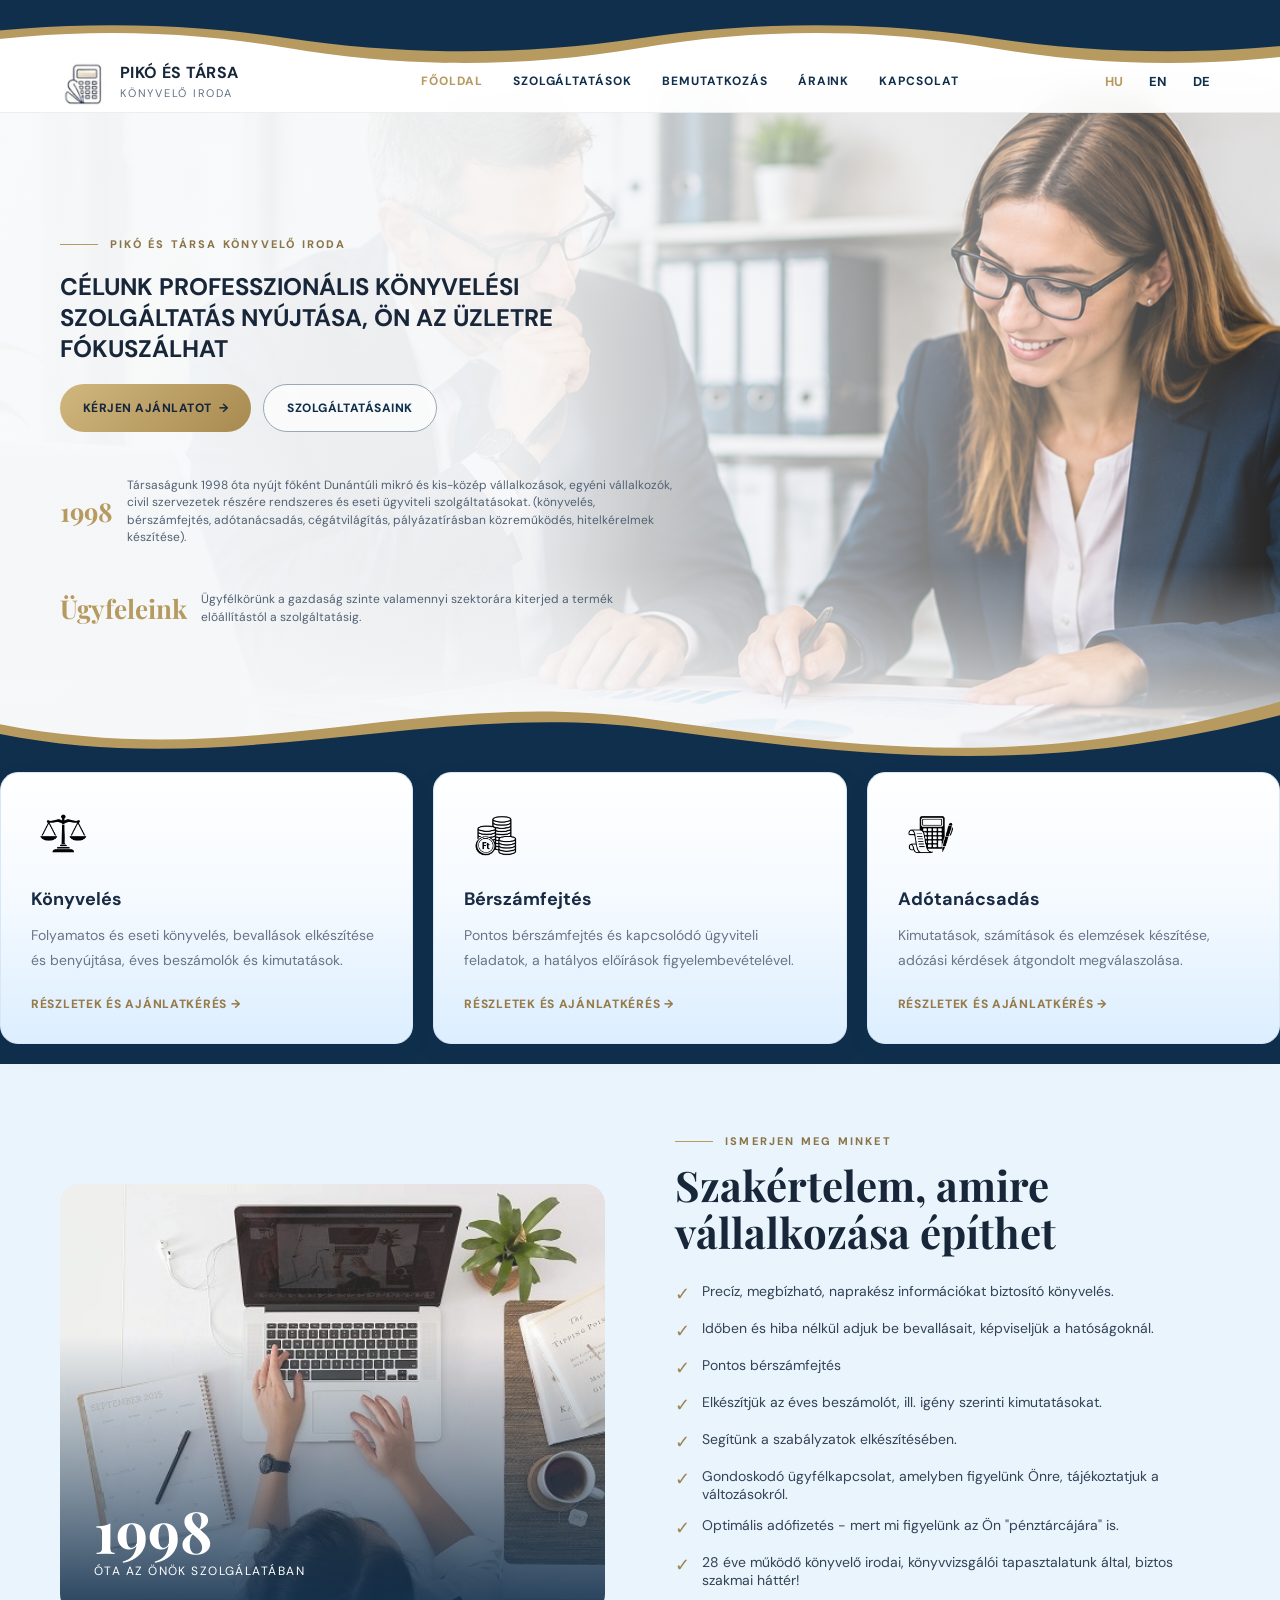
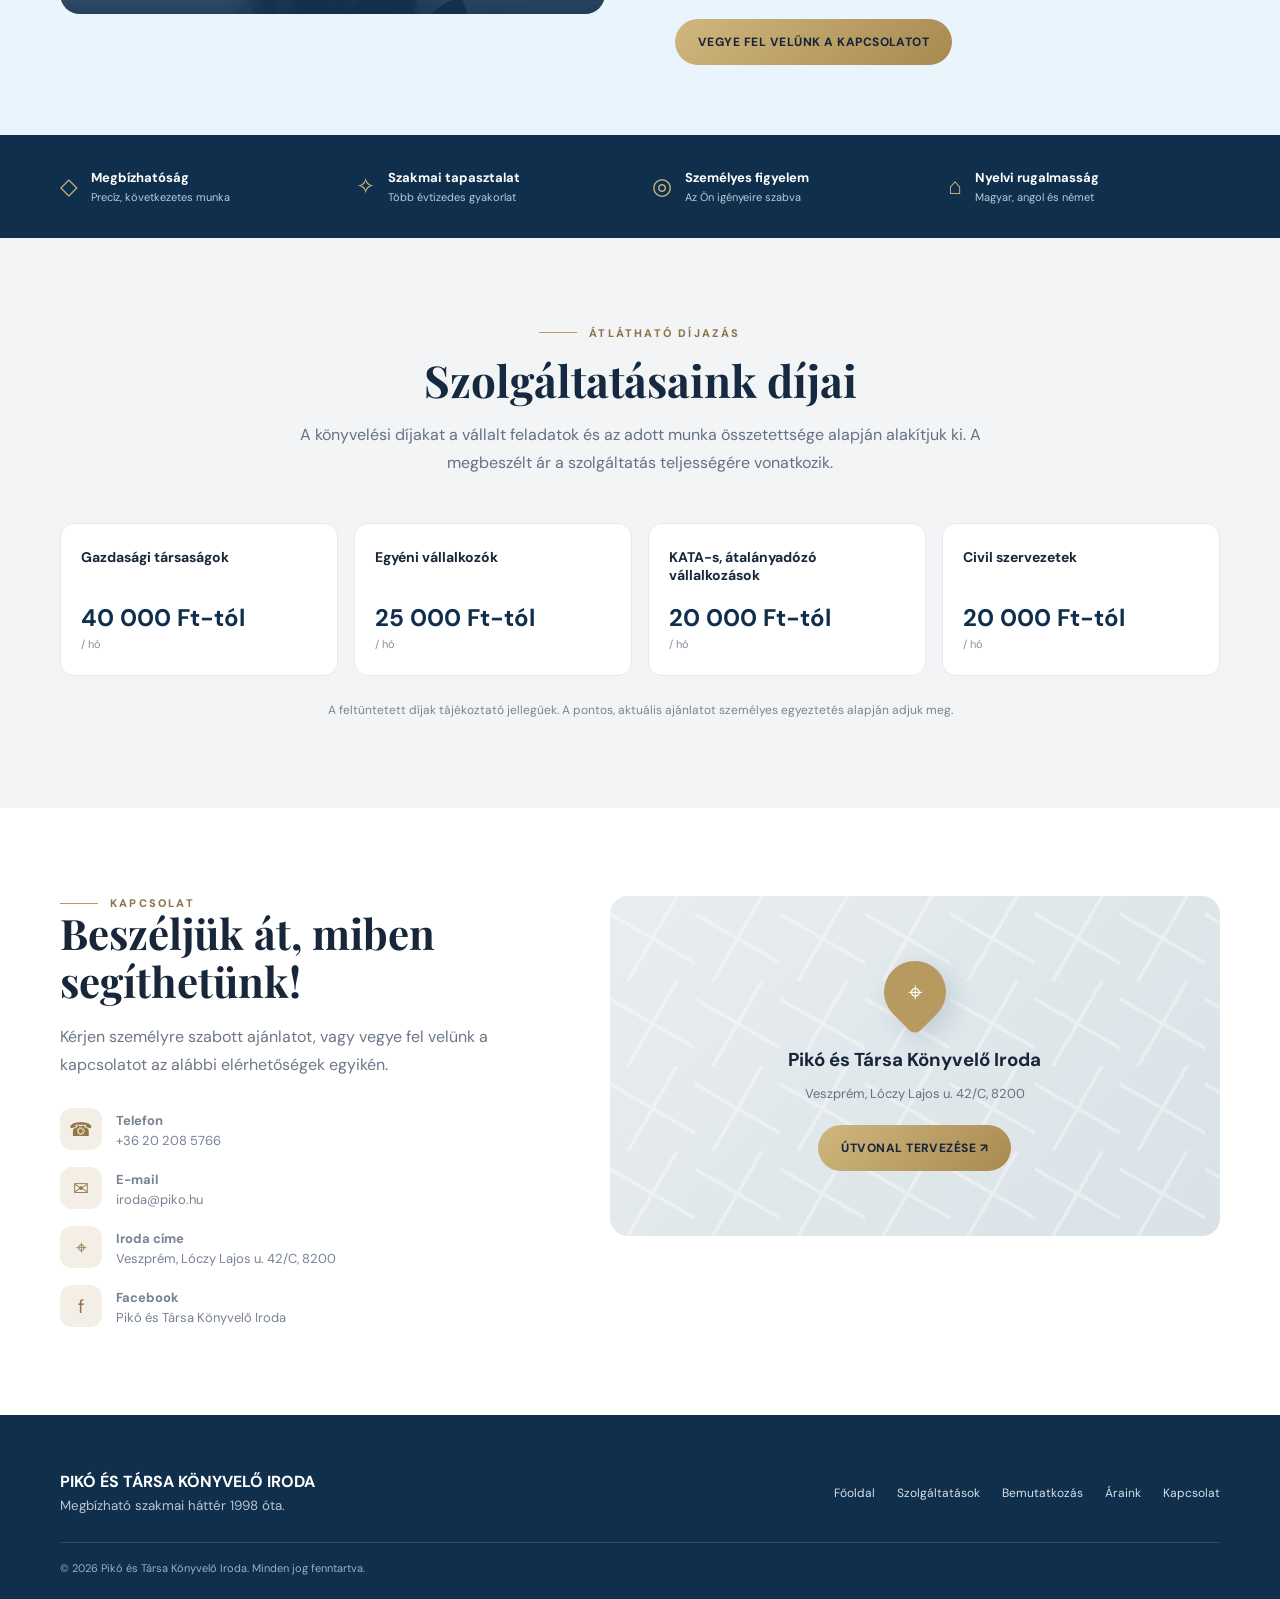
<file: index.html>
<!DOCTYPE html>
<html lang="hu">
<head>
  <meta charset="UTF-8">
  <meta name="viewport" content="width=device-width, initial-scale=1.0">
  <meta name="description" content="Pikó és Társa Könyvelő Iroda – könyvelés, bérszámfejtés és adótanácsadás Veszprémben, 1998 óta.">
  <meta name="theme-color" content="#102f4d">
  <title>Pikó és Társa | Könyvelő Iroda</title>
  <link rel="preconnect" href="https://fonts.googleapis.com">
  <link rel="preconnect" href="https://fonts.gstatic.com" crossorigin>
  <link href="https://fonts.googleapis.com/css2?family=DM+Sans:wght@400;500;600;700;800&family=Playfair+Display:wght@600;700&display=swap" rel="stylesheet">
  <link rel="stylesheet" href="style.css">
</head>
<body>
<header class="topbar">
  <div class="container nav">
    <a class="brand" href="#fooldal" aria-label="Pikó és Társa – főoldal">
    <img src="szamologep.png" alt="" class="brand-logo">
    <span>
        <strong>PIKÓ ÉS TÁRSA</strong>
        <small>KÖNYVELŐ IRODA</small>
    </span>
</a>
    <button class="menu" aria-label="Menü megnyitása" aria-expanded="false" onclick="toggleMenu()">☰</button>
    <nav class="navlinks" id="navlinks">
      <a href="#fooldal" onclick="closeMenu()">Főoldal</a><a href="#szolgaltatasok" onclick="closeMenu()">Szolgáltatások</a><a href="#bemutatkozas" onclick="closeMenu()">Bemutatkozás</a><a href="#araink" onclick="closeMenu()">Áraink</a><a href="#kapcsolat" onclick="closeMenu()">Kapcsolat</a>
    </nav>
    <div class="language-switch">
    <a href="index.html" class="active">HU</a>
    <a href="en/index.html">EN</a>
    <a href="de/index.html">DE</a>
</div>
  </div>
</header>

<main>
  <section class="hero" id="fooldal">
    <div class="container">
      <div class="hero-inner">
        <div class="eyebrow">Pikó és Társa Könyvelő Iroda</div>
        <h2>CÉLUNK PROFESSZIONÁLIS KÖNYVELÉSI SZOLGÁLTATÁS NYÚJTÁSA,
ÖN AZ ÜZLETRE FÓKUSZÁLHAT</h2>
        
        <div class="actions"><a class="btn btn-gold" href="#kapcsolat">KÉRJEN AJÁNLATOT&nbsp; →</a><a class="btn btn-outline" href="#szolgaltatasok">SZOLGÁLTATÁSAINK</a></div>
        <div class="hero-note"><b>1998</b><span>Társaságunk 1998 óta nyújt főként Dunántúli mikró és kis-közép vállalkozások, egyéni vállalkozók, civil szervezetek részére rendszeres és eseti ügyviteli szolgáltatásokat. (könyvelés, bérszámfejtés, adótanácsadás, cégátvilágítás, pályázatírásban közreműködés, hitelkérelmek készítése).</span></div>
        
        <div class="hero-note"><b>Ügyfeleink</b><span>Ügyfélkörünk a gazdaság szinte valamennyi szektorára kiterjed a termék elõállítástól a szolgáltatásig.
</span></div>
        
      </div>
    </div>
    <svg class="wave" viewBox="0 0 1440 120" preserveAspectRatio="none" aria-hidden="true"><path d="M0,55 C280,120 470,5 730,48 S1160,115 1440,25 L1440,120 L0,120Z" fill="#b79a60"/><path d="M0,68 C260,130 490,22 735,61 S1170,125 1440,43 L1440,120 L0,120Z" fill="#102f4d"/></svg>
  </section>

  <section class="container services" id="szolgaltatasok">
    <article class="service"><div class="service-icon"> <img src="merleg.png" alt="Könyvelés"></div><h3>Könyvelés</h3><p>Folyamatos és eseti könyvelés, bevallások elkészítése és benyújtása, éves beszámolók és kimutatások.</p><a class="more" href="#kapcsolat">Részletek és ajánlatkérés →</a></article>
    <article class="service"><div class="service-icon"><img src="penz.png" alt="Könyvelés"></div><h3>Bérszámfejtés</h3><p>Pontos bérszámfejtés és kapcsolódó ügyviteli feladatok, a hatályos előírások figyelembevételével.</p><a class="more" href="#kapcsolat">Részletek és ajánlatkérés →</a></article>
    <article class="service"><div class="service-icon"><img src="számológép.png" alt="Könyvelés"></div><h3>Adótanácsadás</h3><p>Kimutatások, számítások és elemzések készítése, adózási kérdések átgondolt megválaszolása.</p><a class="more" href="#kapcsolat">Részletek és ajánlatkérés →</a></article>
  </section>

  <section class="section about" id="bemutatkozas">
    <div class="container about-grid">
      <div class="about-art"><div class="years"><strong>1998</strong><span>óta az Önök szolgálatában</span></div></div>
      <div class="about-copy">
        <div class="eyebrow">Ismerjen meg minket</div><h2>Szakértelem, amire vállalkozása építhet</h2>
        <div class="checks"><div class="check"><i>✓</i>
          <span>Precíz, megbízható, naprakész információkat biztosító könyvelés.</span></div>
        <div class="check"><i>✓</i><span> Időben és hiba nélkül adjuk be bevallásait, képviseljük a hatóságoknál.</span></div>
        <div class="check"><i>✓</i><span>Pontos bérszámfejtés</span></div>
        <div class="check"><i>✓</i><span> Elkészítjük az éves beszámolót, ill. igény szerinti kimutatásokat.</span></div>
        <div class="check"><i>✓</i><span> Segítünk a szabályzatok elkészítésében.</span></div>
        <div class="check"><i>✓</i><span>Gondoskodó ügyfélkapcsolat, amelyben figyelünk Önre, tájékoztatjuk a változásokról.</span></div>
       <div class="check"><i>✓</i><span>  Optimális adófizetés - mert mi figyelünk az Ön "pénztárcájára" is.</span></div>
       <div class="check"><i>✓</i><span>  28 éve működő könyvelő irodai, könyvvizsgálói tapasztalatunk által, biztos szakmai háttér!
</span></div></div>
        <a class="btn btn-gold" href="#kapcsolat">VEGYE FEL VELÜNK A KAPCSOLATOT</a>
      </div>
    </div>
  </section>

  <section class="feature-band"><div class="container features">
    <div class="feature"><span class="feature-icon">◇</span><span><b>Megbízhatóság</b><small>Precíz, következetes munka</small></span></div>
    <div class="feature"><span class="feature-icon">✧</span><span><b>Szakmai tapasztalat</b><small>Több évtizedes gyakorlat</small></span></div>
    <div class="feature"><span class="feature-icon">◎</span><span><b>Személyes figyelem</b><small>Az Ön igényeire szabva</small></span></div>
    <div class="feature"><span class="feature-icon">⌂</span><span><b>Nyelvi rugalmasság</b><small>Magyar, angol és német</small></span></div>
  </div></section>

  <section class="section pricing" id="araink">
    <div class="container">
      <div class="section-head"><div class="eyebrow">Átlátható díjazás</div><h2>Szolgáltatásaink díjai</h2><p>A könyvelési díjakat a vállalt feladatok és az adott munka összetettsége alapján alakítjuk ki. A megbeszélt ár a szolgáltatás teljességére vonatkozik.</p></div>
      <div class="price-grid">
        <div class="price"><h3>Gazdasági társaságok</h3><strong>40 000 Ft-tól</strong><small>/ hó</small></div>
        <div class="price"><h3>Egyéni vállalkozók</h3><strong>25 000 Ft-tól</strong><small>/ hó</small></div>
        <div class="price"><h3>KATA-s, átalányadózó vállalkozások</h3><strong>20 000 Ft-tól</strong><small>/ hó</small></div>
        <div class="price"><h3>Civil szervezetek</h3><strong>20 000 Ft-tól</strong><small>/ hó</small></div>
      </div>
      <p class="price-note">A feltüntetett  díjak  tájékoztató jellegűek. A pontos, aktuális ajánlatot személyes egyeztetés alapján adjuk meg.</p>
    </div>
  </section>

  <section class="section contact" id="kapcsolat">
    <div class="container contact-grid">
      <div class="contact-copy"><div class="eyebrow">Kapcsolat</div><h2>Beszéljük át, miben segíthetünk!</h2><p>Kérjen személyre szabott ajánlatot, vagy vegye fel velünk a kapcsolatot az alábbi elérhetőségek egyikén.</p>
        <div class="contact-list">
          <a class="contact-item" href="tel:+36202085766"><i>☎</i><span><b>Telefon</b><span>+36 20 208 5766</span></span></a>
          <a class="contact-item" href="mailto:iroda@piko.hu">
    <i>✉</i>
    <span>
        <b>E-mail</b>
        <span>iroda@piko.hu</span>
    </span>
</a>
          <div class="contact-item"><i>⌖</i><span><b>Iroda címe</b><span>Veszprém, Lóczy Lajos u. 42/C, 8200</span></span></div>
          <a class="contact-item" href="https://www.facebook.com/pikokonyveloveszprem" target="_blank" rel="noopener"><i>f</i><span><b>Facebook</b><span>Pikó és Társa Könyvelő Iroda</span></span></a>
        </div>
      </div>
      <div class="map-card"><div><div class="map-pin"><span>⌖</span></div><h3>Pikó és Társa Könyvelő Iroda</h3><p>Veszprém, Lóczy Lajos u. 42/C, 8200</p><a class="btn btn-gold" href="https://www.google.com/maps/place/Veszpr%C3%A9m,+L%C3%B3czy+Lajos+u.+42C,+8200/@47.0875516,17.9214901,17z/data=!3m1!4b1!4m10!1m2!2m1!1s8200+Veszpr%C3%A9m+L%C3%B3czy+Lajos+u.+42%2FC!3m6!1s0x47699a76fb557e7d:0x3f40a4a8df344ff3!8m2!3d47.087548!4d17.924065!15sCiM4MjAwIFZlc3pwcsOpbSBMw7NjenkgTGFqb3MgdS4gNDIvQ5IBCnN1YnByZW1pc2XgAQA!16s%2Fg%2F11zbqlt1xv?entry=ttu&g_ep=EgoyMDI2MTEwMy4wIKXMDSoASAFQAw%3D%3D" target="_blank" rel="noopener">ÚTVONAL TERVEZÉSE ↗</a></div></div>
    </div>
  </section>
</main>

<footer><div class="container"><div class="footer-row"><div class="footer-brand"><strong>PIKÓ ÉS TÁRSA KÖNYVELŐ IRODA</strong><small>Megbízható szakmai háttér 1998 óta.</small></div><div class="footer-links"><a href="#fooldal">Főoldal</a><a href="#szolgaltatasok">Szolgáltatások</a><a href="#bemutatkozas">Bemutatkozás</a><a href="#araink">Áraink</a><a href="#kapcsolat">Kapcsolat</a></div></div><div class="copyright">© <span id="year"></span> Pikó és Társa Könyvelő Iroda. Minden jog fenntartva.</div></div></footer>
<script src="script.js" defer></script>
</body>
</html>
</file>
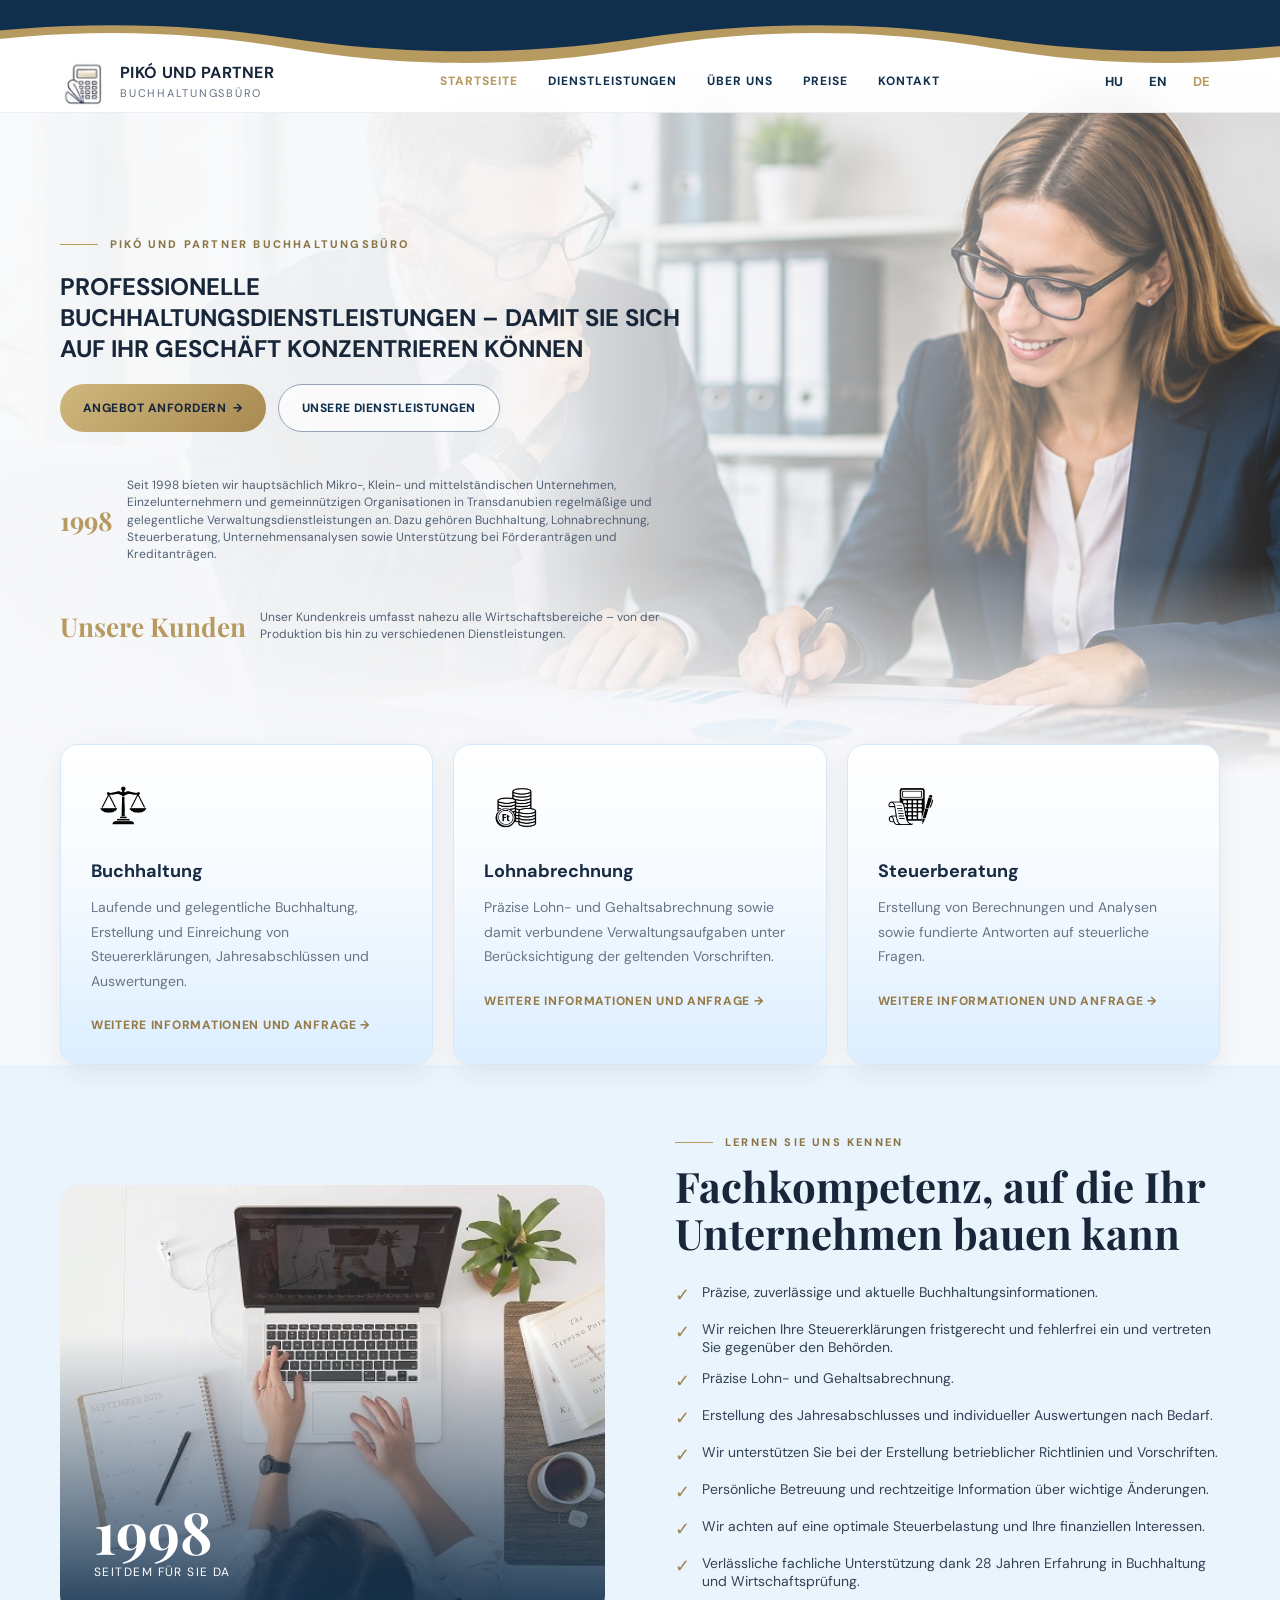
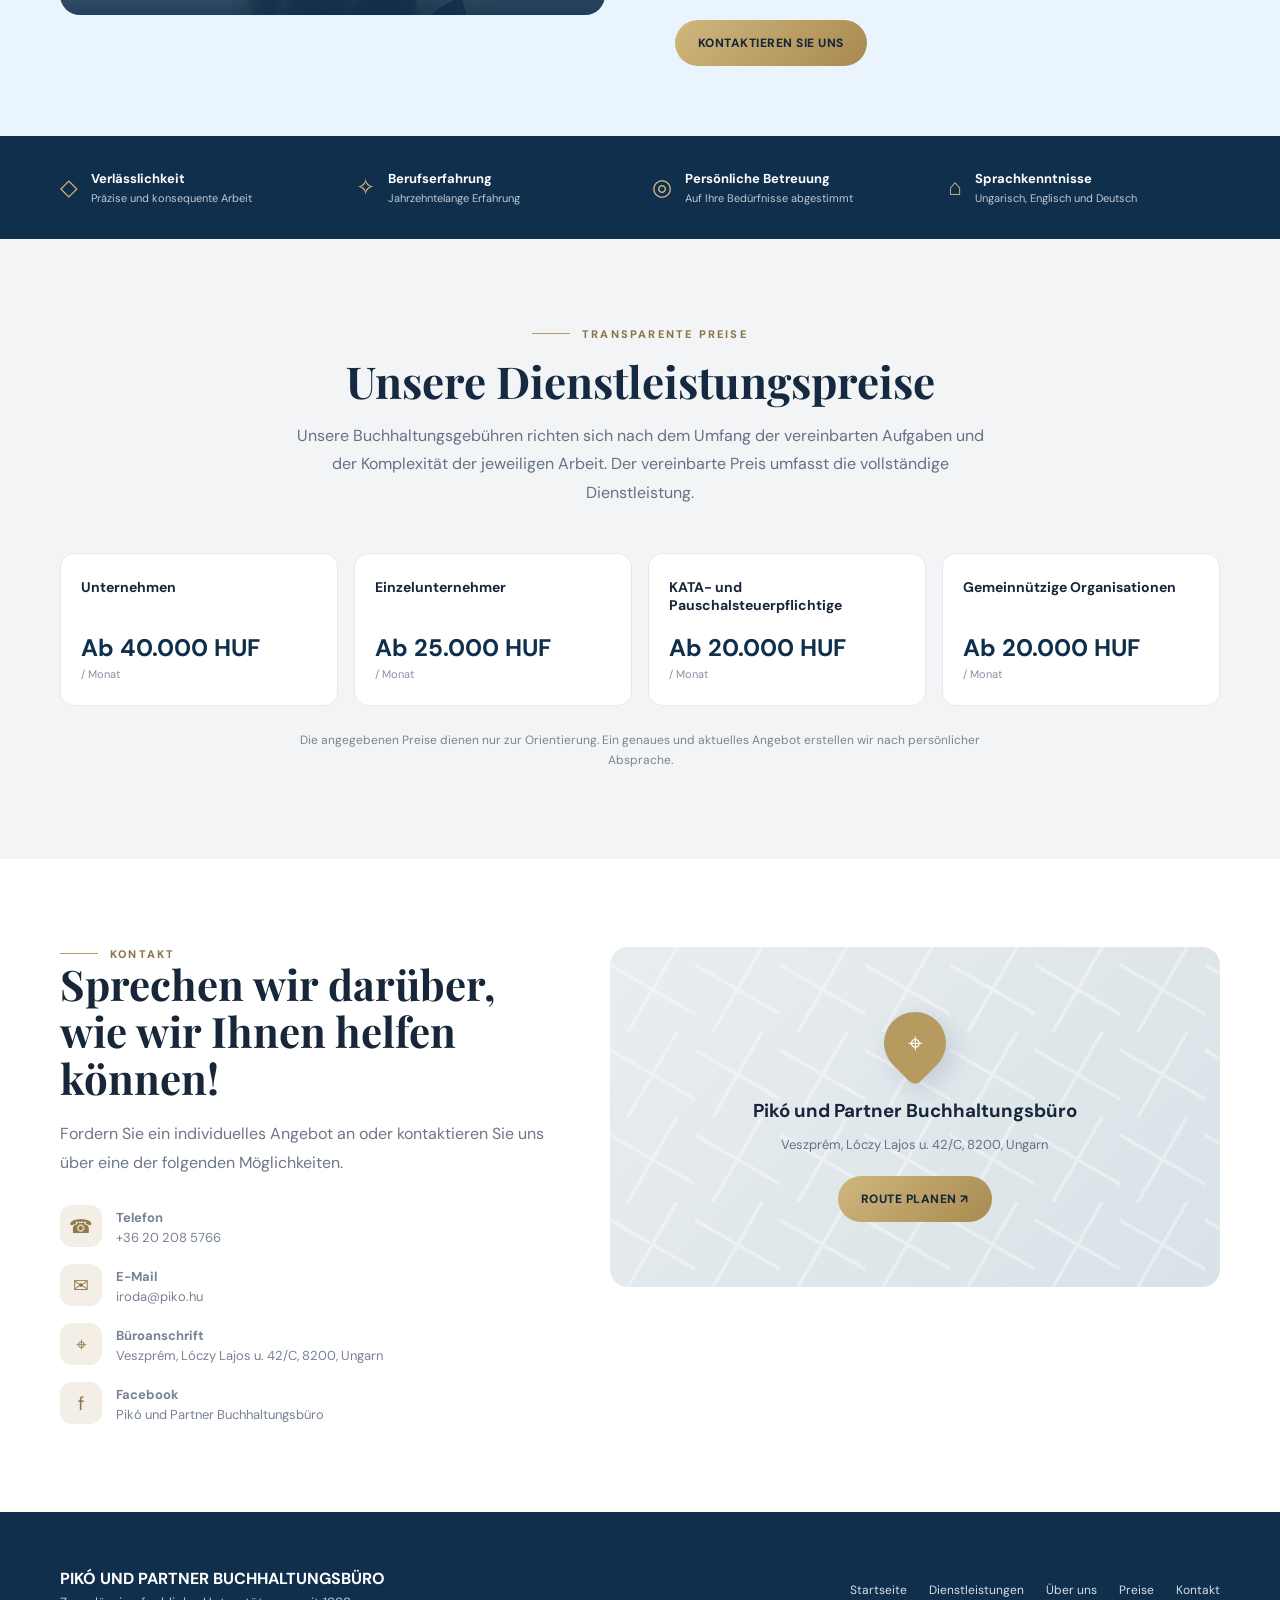
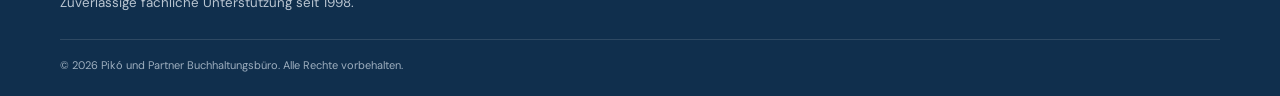
<file: de/index.html>
<!DOCTYPE html>
<html lang="de">
<head>
  <meta charset="UTF-8">
  <meta name="viewport" content="width=device-width, initial-scale=1.0">
  <meta name="description" content="Pikó und Partner Buchhaltungsbüro – Buchhaltung, Lohnabrechnung und Steuerberatung in Veszprém seit 1998.">
  <meta name="theme-color" content="#102f4d">
  <title>Pikó und Partner | Buchhaltungsbüro</title>
  <link rel="preconnect" href="https://fonts.googleapis.com">
  <link rel="preconnect" href="https://fonts.gstatic.com" crossorigin>
  <link href="https://fonts.googleapis.com/css2?family=DM+Sans:wght@400;500;600;700;800&family=Playfair+Display:wght@600;700&display=swap" rel="stylesheet">
  <link rel="stylesheet" href="../style.css">
</head>
<body>

<header class="topbar">
  <div class="container nav">
    <a class="brand" href="#startseite" aria-label="Pikó und Partner – Startseite">
      <img src="../szamologep.png" alt="" class="brand-logo">
      <span>
        <strong>PIKÓ UND PARTNER</strong>
        <small>BUCHHALTUNGSBÜRO</small>
      </span>
    </a>

    <button class="menu" aria-label="Menü öffnen" aria-expanded="false" onclick="toggleMenu()">☰</button>

    <nav class="navlinks" id="navlinks">
      <a href="#startseite" onclick="closeMenu()">Startseite</a>
      <a href="#dienstleistungen" onclick="closeMenu()">Dienstleistungen</a>
      <a href="#ueber-uns" onclick="closeMenu()">Über uns</a>
      <a href="#preise" onclick="closeMenu()">Preise</a>
      <a href="#kontakt" onclick="closeMenu()">Kontakt</a>
    </nav>

    <div class="language-switch">
      <a href="../index.html">HU</a>
      <a href="../en/index.html">EN</a>
      <a href="index.html" class="active">DE</a>
    </div>
  </div>
</header>

<main>
  <section class="hero" id="startseite">
    <div class="container">
      <div class="hero-inner">
        <div class="eyebrow">Pikó und Partner Buchhaltungsbüro</div>

        <h2>PROFESSIONELLE BUCHHALTUNGSDIENSTLEISTUNGEN – DAMIT SIE SICH AUF IHR GESCHÄFT KONZENTRIEREN KÖNNEN</h2>

        <div class="actions">
          <a class="btn btn-gold" href="#kontakt">ANGEBOT ANFORDERN&nbsp; →</a>
          <a class="btn btn-outline" href="#dienstleistungen">UNSERE DIENSTLEISTUNGEN</a>
        </div>

        <div class="hero-note">
          <b>1998</b>
          <span>Seit 1998 bieten wir hauptsächlich Mikro-, Klein- und mittelständischen Unternehmen, Einzelunternehmern und gemeinnützigen Organisationen in Transdanubien regelmäßige und gelegentliche Verwaltungsdienstleistungen an. Dazu gehören Buchhaltung, Lohnabrechnung, Steuerberatung, Unternehmensanalysen sowie Unterstützung bei Förderanträgen und Kreditanträgen.</span>
        </div>

        <div class="hero-note">
          <b>Unsere Kunden</b>
          <span>Unser Kundenkreis umfasst nahezu alle Wirtschaftsbereiche – von der Produktion bis hin zu verschiedenen Dienstleistungen.</span>
        </div>
      </div>
    </div>
  </section>

  <section class="container services" id="dienstleistungen">
    <article class="service">
      <div class="service-icon">
        <img src="../merleg.png" alt="Buchhaltung">
      </div>
      <h3>Buchhaltung</h3>
      <p>Laufende und gelegentliche Buchhaltung, Erstellung und Einreichung von Steuererklärungen, Jahresabschlüssen und Auswertungen.</p>
      <a class="more" href="#kontakt">Weitere Informationen und Anfrage →</a>
    </article>

    <article class="service">
      <div class="service-icon">
        <img src="../penz.png" alt="Lohnabrechnung">
      </div>
      <h3>Lohnabrechnung</h3>
      <p>Präzise Lohn- und Gehaltsabrechnung sowie damit verbundene Verwaltungsaufgaben unter Berücksichtigung der geltenden Vorschriften.</p>
      <a class="more" href="#kontakt">Weitere Informationen und Anfrage →</a>
    </article>

    <article class="service">
      <div class="service-icon">
        <img src="../számológép.png" alt="Steuerberatung">
      </div>
      <h3>Steuerberatung</h3>
      <p>Erstellung von Berechnungen und Analysen sowie fundierte Antworten auf steuerliche Fragen.</p>
      <a class="more" href="#kontakt">Weitere Informationen und Anfrage →</a>
    </article>
  </section>

  <section class="section about" id="ueber-uns">
    <div class="container about-grid">
      <div class="about-art">
        <div class="years">
          <strong>1998</strong>
          <span>Seitdem für Sie da</span>
        </div>
      </div>

      <div class="about-copy">
        <div class="eyebrow">Lernen Sie uns kennen</div>
        <h2>Fachkompetenz, auf die Ihr Unternehmen bauen kann</h2>

        <div class="checks">
          <div class="check"><i>✓</i><span>Präzise, zuverlässige und aktuelle Buchhaltungsinformationen.</span></div>
          <div class="check"><i>✓</i><span>Wir reichen Ihre Steuererklärungen fristgerecht und fehlerfrei ein und vertreten Sie gegenüber den Behörden.</span></div>
          <div class="check"><i>✓</i><span>Präzise Lohn- und Gehaltsabrechnung.</span></div>
          <div class="check"><i>✓</i><span>Erstellung des Jahresabschlusses und individueller Auswertungen nach Bedarf.</span></div>
          <div class="check"><i>✓</i><span>Wir unterstützen Sie bei der Erstellung betrieblicher Richtlinien und Vorschriften.</span></div>
          <div class="check"><i>✓</i><span>Persönliche Betreuung und rechtzeitige Information über wichtige Änderungen.</span></div>
          <div class="check"><i>✓</i><span>Wir achten auf eine optimale Steuerbelastung und Ihre finanziellen Interessen.</span></div>
          <div class="check"><i>✓</i><span>Verlässliche fachliche Unterstützung dank 28 Jahren Erfahrung in Buchhaltung und Wirtschaftsprüfung.</span></div>
        </div>

        <a class="btn btn-gold" href="#kontakt">KONTAKTIEREN SIE UNS</a>
      </div>
    </div>
  </section>

  <section class="feature-band">
    <div class="container features">
      <div class="feature">
        <span class="feature-icon">◇</span>
        <span><b>Verlässlichkeit</b><small>Präzise und konsequente Arbeit</small></span>
      </div>
      <div class="feature">
        <span class="feature-icon">✧</span>
        <span><b>Berufserfahrung</b><small>Jahrzehntelange Erfahrung</small></span>
      </div>
      <div class="feature">
        <span class="feature-icon">◎</span>
        <span><b>Persönliche Betreuung</b><small>Auf Ihre Bedürfnisse abgestimmt</small></span>
      </div>
      <div class="feature">
        <span class="feature-icon">⌂</span>
        <span><b>Sprachkenntnisse</b><small>Ungarisch, Englisch und Deutsch</small></span>
      </div>
    </div>
  </section>

  <section class="section pricing" id="preise">
    <div class="container">
      <div class="section-head">
        <div class="eyebrow">Transparente Preise</div>
        <h2>Unsere Dienstleistungspreise</h2>
        <p>Unsere Buchhaltungsgebühren richten sich nach dem Umfang der vereinbarten Aufgaben und der Komplexität der jeweiligen Arbeit. Der vereinbarte Preis umfasst die vollständige Dienstleistung.</p>
      </div>

      <div class="price-grid">
        <div class="price">
          <h3>Unternehmen</h3>
          <strong>Ab 40.000 HUF</strong>
          <small>/ Monat</small>
        </div>
        <div class="price">
          <h3>Einzelunternehmer</h3>
          <strong>Ab 25.000 HUF</strong>
          <small>/ Monat</small>
        </div>
        <div class="price">
          <h3>KATA- und Pauschalsteuerpflichtige</h3>
          <strong>Ab 20.000 HUF</strong>
          <small>/ Monat</small>
        </div>
        <div class="price">
          <h3>Gemeinnützige Organisationen</h3>
          <strong>Ab 20.000 HUF</strong>
          <small>/ Monat</small>
        </div>
      </div>

      <p class="price-note">Die angegebenen Preise dienen nur zur Orientierung. Ein genaues und aktuelles Angebot erstellen wir nach persönlicher Absprache.</p>
    </div>
  </section>

  <section class="section contact" id="kontakt">
    <div class="container contact-grid">
      <div class="contact-copy">
        <div class="eyebrow">Kontakt</div>
        <h2>Sprechen wir darüber, wie wir Ihnen helfen können!</h2>
        <p>Fordern Sie ein individuelles Angebot an oder kontaktieren Sie uns über eine der folgenden Möglichkeiten.</p>

        <div class="contact-list">
          <a class="contact-item" href="tel:+36202085766">
            <i>☎</i>
            <span><b>Telefon</b><span>+36 20 208 5766</span></span>
          </a>

          <a class="contact-item" href="mailto:iroda@piko.hu">
            <i>✉</i>
            <span><b>E-Mail</b><span>iroda@piko.hu</span></span>
          </a>

          <div class="contact-item">
            <i>⌖</i>
            <span><b>Büroanschrift</b><span>Veszprém, Lóczy Lajos u. 42/C, 8200, Ungarn</span></span>
          </div>

          <a class="contact-item" href="https://www.facebook.com/pikokonyveloveszprem" target="_blank" rel="noopener">
            <i>f</i>
            <span><b>Facebook</b><span>Pikó und Partner Buchhaltungsbüro</span></span>
          </a>
        </div>
      </div>

      <div class="map-card">
        <div>
          <div class="map-pin"><span>⌖</span></div>
          <h3>Pikó und Partner Buchhaltungsbüro</h3>
          <p>Veszprém, Lóczy Lajos u. 42/C, 8200, Ungarn</p>
          <a class="btn btn-gold"
             href="https://www.google.com/maps/search/?api=1&query=8200+Veszpr%C3%A9m+L%C3%B3czy+Lajos+u.+42%2FC"
             target="_blank" rel="noopener">ROUTE PLANEN ↗</a>
        </div>
      </div>
    </div>
  </section>
</main>

<footer>
  <div class="container">
    <div class="footer-row">
      <div class="footer-brand">
        <strong>PIKÓ UND PARTNER BUCHHALTUNGSBÜRO</strong>
        <small>Zuverlässige fachliche Unterstützung seit 1998.</small>
      </div>
      <div class="footer-links">
        <a href="#startseite">Startseite</a>
        <a href="#dienstleistungen">Dienstleistungen</a>
        <a href="#ueber-uns">Über uns</a>
        <a href="#preise">Preise</a>
        <a href="#kontakt">Kontakt</a>
      </div>
    </div>
    <div class="copyright">© <span id="year"></span> Pikó und Partner Buchhaltungsbüro. Alle Rechte vorbehalten.</div>
  </div>
</footer>

<script src="../script.js" defer></script>
</body>
</html>
</file>
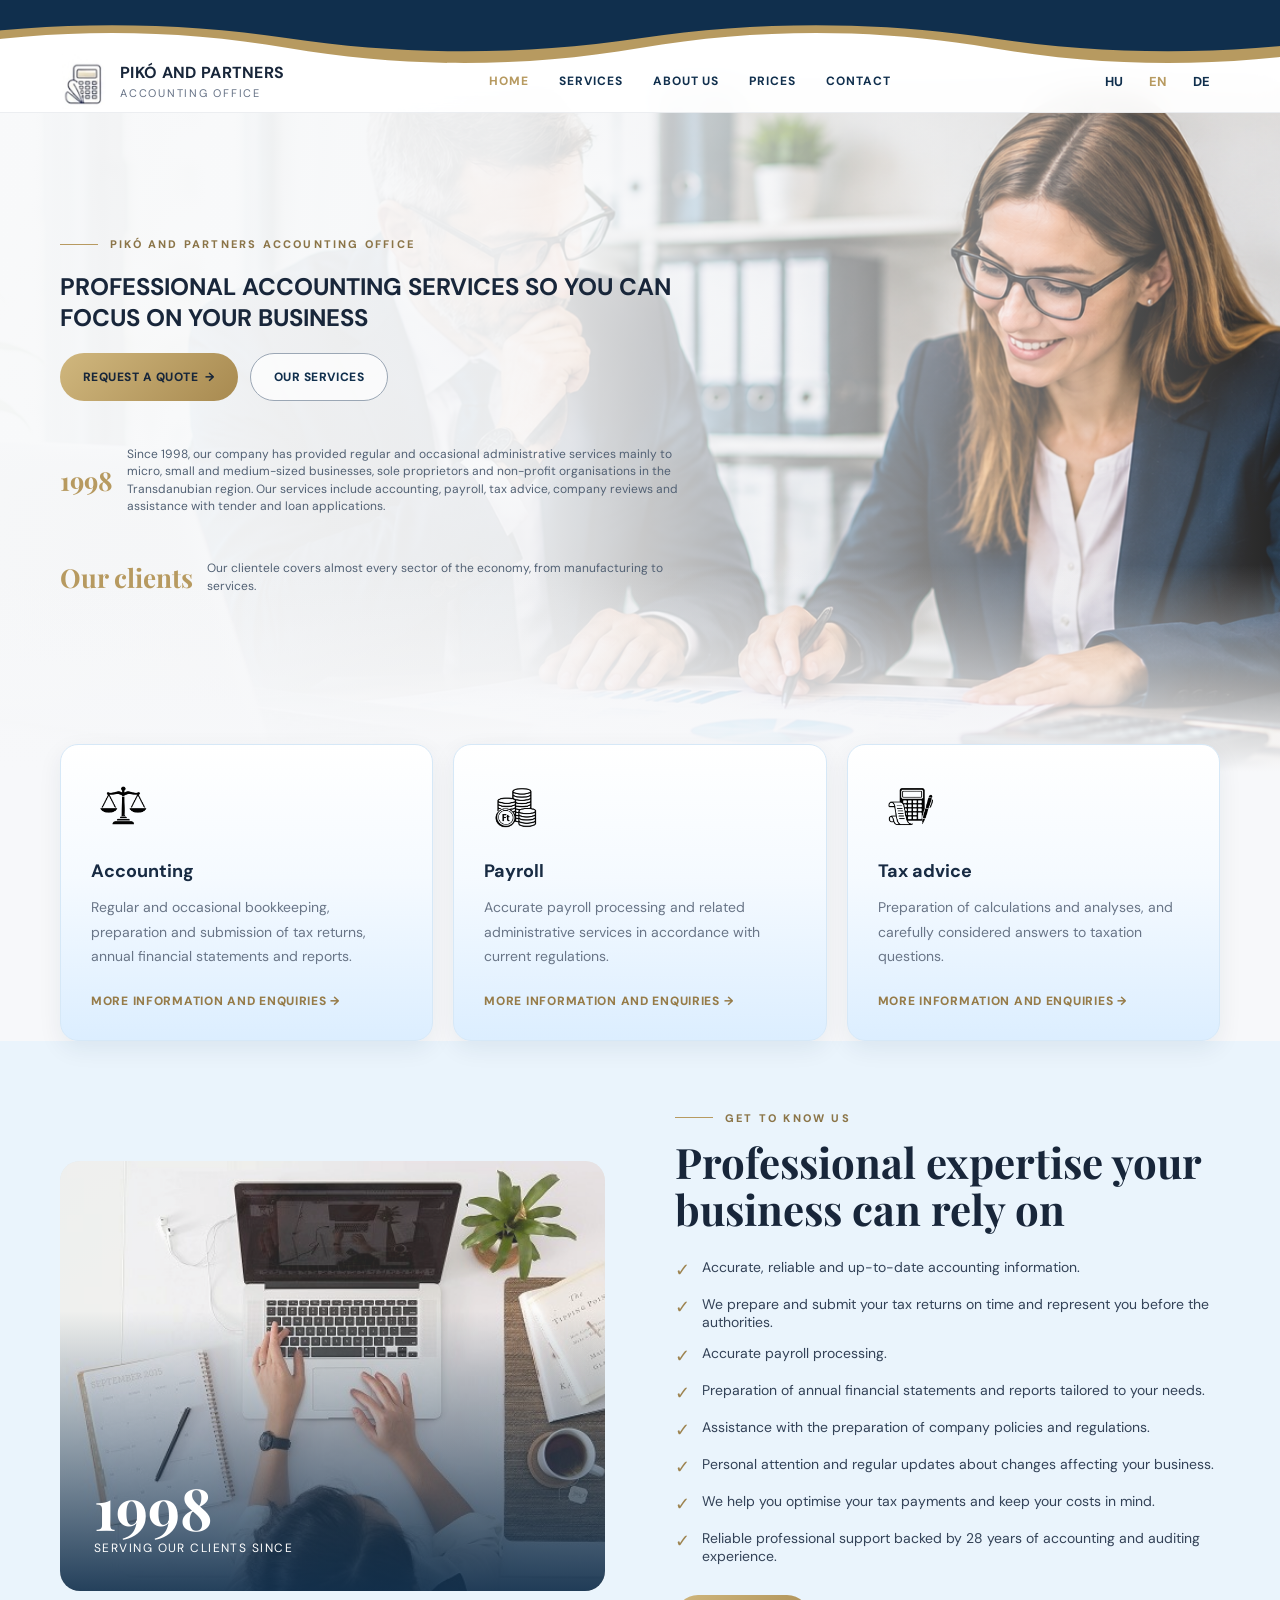
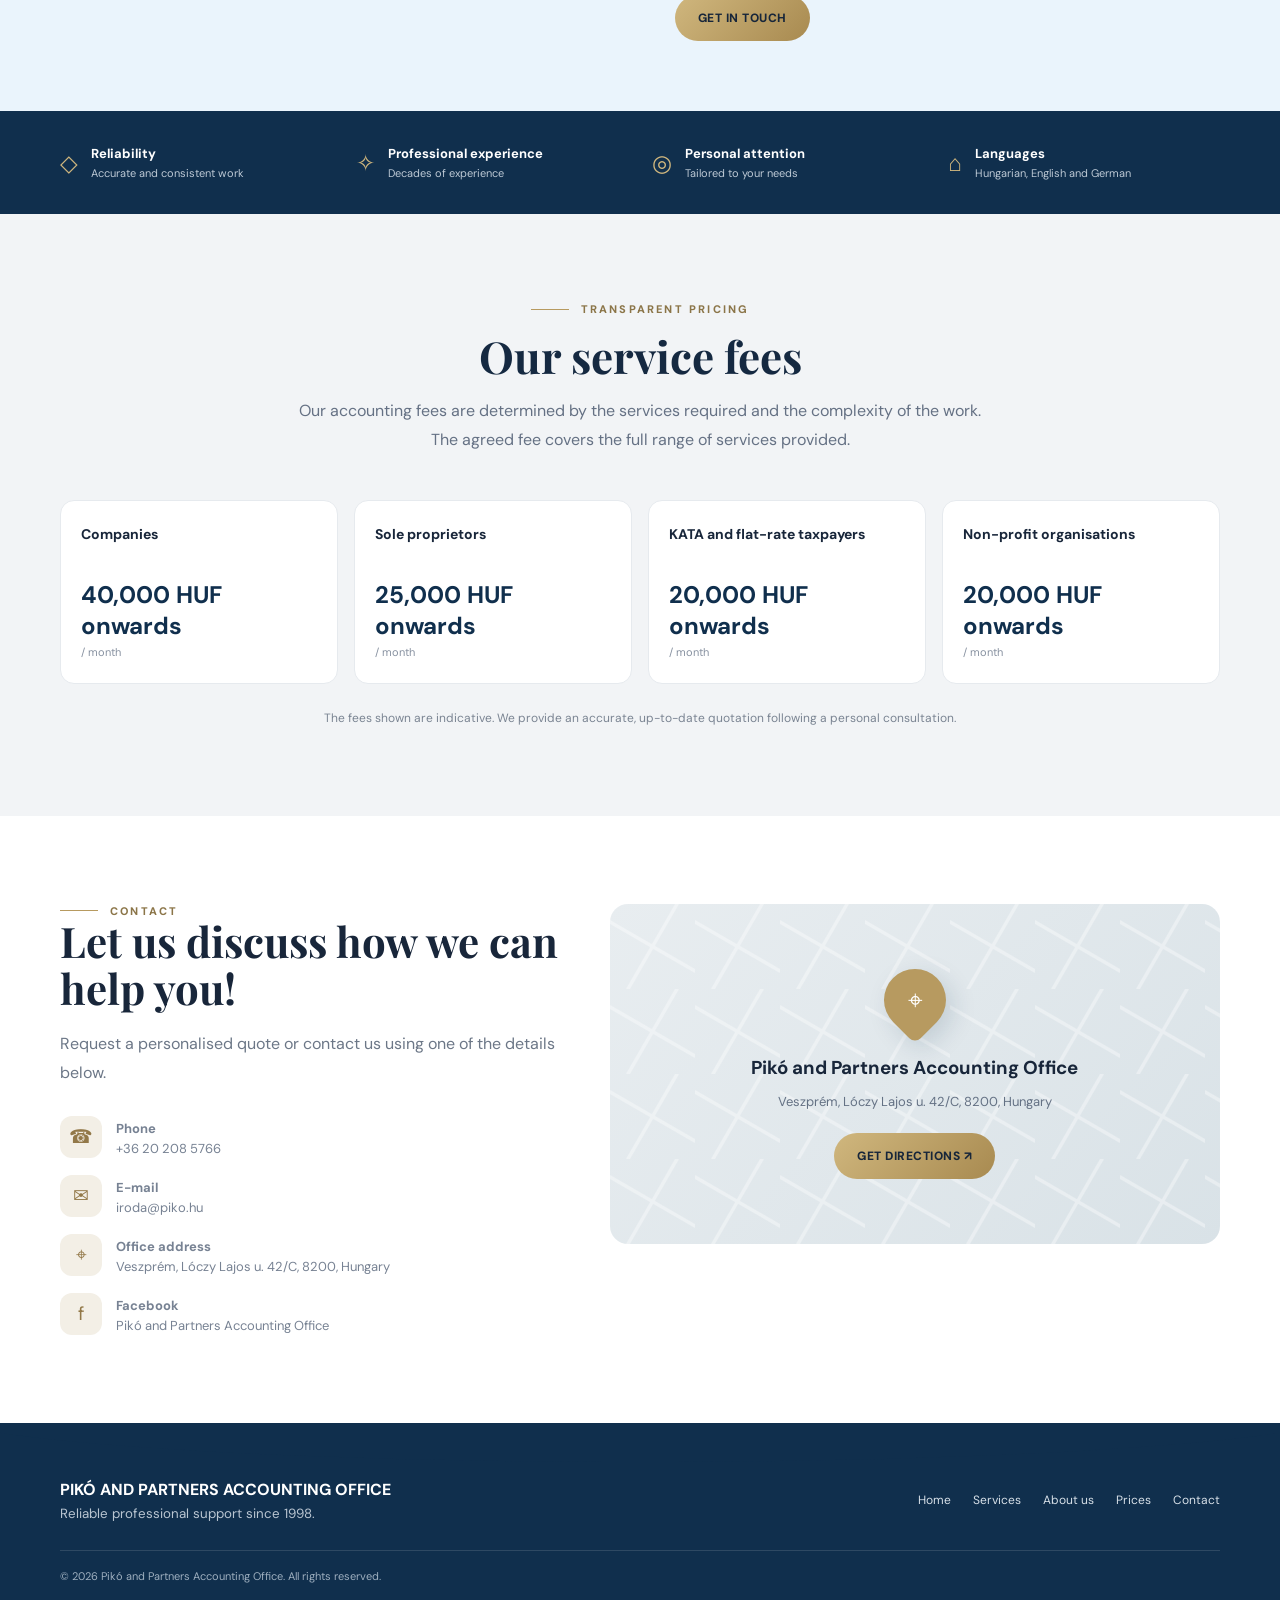
<file: en/index.html>
<!DOCTYPE html>
<html lang="en">
<head>
  <meta charset="UTF-8">
  <meta name="viewport" content="width=device-width, initial-scale=1.0">
  <meta name="description" content="Pikó and Partners Accounting Office – accounting, payroll and tax advice in Veszprém since 1998.">
  <meta name="theme-color" content="#102f4d">
  <title>Pikó and Partners | Accounting Office</title>
  <link rel="preconnect" href="https://fonts.googleapis.com">
  <link rel="preconnect" href="https://fonts.gstatic.com" crossorigin>
  <link href="https://fonts.googleapis.com/css2?family=DM+Sans:wght@400;500;600;700;800&family=Playfair+Display:wght@600;700&display=swap" rel="stylesheet">
  <link rel="stylesheet" href="../style.css">
</head>
<body>

<header class="topbar">
  <div class="container nav">
    <a class="brand" href="#home" aria-label="Pikó and Partners – Home">
      <img src="../szamologep.png" alt="" class="brand-logo">
      <span>
        <strong>PIKÓ AND PARTNERS</strong>
        <small>ACCOUNTING OFFICE</small>
      </span>
    </a>

    <button class="menu" aria-label="Open menu" aria-expanded="false" onclick="toggleMenu()">☰</button>

    <nav class="navlinks" id="navlinks">
      <a href="#home" onclick="closeMenu()">Home</a>
      <a href="#services" onclick="closeMenu()">Services</a>
      <a href="#about" onclick="closeMenu()">About us</a>
      <a href="#prices" onclick="closeMenu()">Prices</a>
      <a href="#contact" onclick="closeMenu()">Contact</a>
    </nav>

    <div class="language-switch">
      <a href="../index.html">HU</a>
      <a href="index.html" class="active">EN</a>
      <a href="../de/index.html">DE</a>
    </div>
  </div>
</header>

<main>
  <section class="hero" id="home">
    <div class="container">
      <div class="hero-inner">
        <div class="eyebrow">Pikó and Partners Accounting Office</div>

        <h2>PROFESSIONAL ACCOUNTING SERVICES SO YOU CAN FOCUS ON YOUR BUSINESS</h2>

        <div class="actions">
          <a class="btn btn-gold" href="#contact">REQUEST A QUOTE&nbsp; →</a>
          <a class="btn btn-outline" href="#services">OUR SERVICES</a>
        </div>

        <div class="hero-note">
          <b>1998</b>
          <span>Since 1998, our company has provided regular and occasional administrative services mainly to micro, small and medium-sized businesses, sole proprietors and non-profit organisations in the Transdanubian region. Our services include accounting, payroll, tax advice, company reviews and assistance with tender and loan applications.</span>
        </div>

        <div class="hero-note">
          <b>Our clients</b>
          <span>Our clientele covers almost every sector of the economy, from manufacturing to services.</span>
        </div>
      </div>
    </div>
  </section>

  <section class="container services" id="services">
    <article class="service">
      <div class="service-icon">
        <img src="../merleg.png" alt="Accounting">
      </div>
      <h3>Accounting</h3>
      <p>Regular and occasional bookkeeping, preparation and submission of tax returns, annual financial statements and reports.</p>
      <a class="more" href="#contact">More information and enquiries →</a>
    </article>

    <article class="service">
      <div class="service-icon">
        <img src="../penz.png" alt="Payroll">
      </div>
      <h3>Payroll</h3>
      <p>Accurate payroll processing and related administrative services in accordance with current regulations.</p>
      <a class="more" href="#contact">More information and enquiries →</a>
    </article>

    <article class="service">
      <div class="service-icon">
        <img src="../számológép.png" alt="Tax advice">
      </div>
      <h3>Tax advice</h3>
      <p>Preparation of calculations and analyses, and carefully considered answers to taxation questions.</p>
      <a class="more" href="#contact">More information and enquiries →</a>
    </article>
  </section>

  <section class="section about" id="about">
    <div class="container about-grid">
      <div class="about-art">
        <div class="years">
          <strong>1998</strong>
          <span>serving our clients since</span>
        </div>
      </div>

      <div class="about-copy">
        <div class="eyebrow">Get to know us</div>
        <h2>Professional expertise your business can rely on</h2>

        <div class="checks">
          <div class="check"><i>✓</i><span>Accurate, reliable and up-to-date accounting information.</span></div>
          <div class="check"><i>✓</i><span>We prepare and submit your tax returns on time and represent you before the authorities.</span></div>
          <div class="check"><i>✓</i><span>Accurate payroll processing.</span></div>
          <div class="check"><i>✓</i><span>Preparation of annual financial statements and reports tailored to your needs.</span></div>
          <div class="check"><i>✓</i><span>Assistance with the preparation of company policies and regulations.</span></div>
          <div class="check"><i>✓</i><span>Personal attention and regular updates about changes affecting your business.</span></div>
          <div class="check"><i>✓</i><span>We help you optimise your tax payments and keep your costs in mind.</span></div>
          <div class="check"><i>✓</i><span>Reliable professional support backed by 28 years of accounting and auditing experience.</span></div>
        </div>

        <a class="btn btn-gold" href="#contact">GET IN TOUCH</a>
      </div>
    </div>
  </section>

  <section class="feature-band">
    <div class="container features">
      <div class="feature">
        <span class="feature-icon">◇</span>
        <span><b>Reliability</b><small>Accurate and consistent work</small></span>
      </div>
      <div class="feature">
        <span class="feature-icon">✧</span>
        <span><b>Professional experience</b><small>Decades of experience</small></span>
      </div>
      <div class="feature">
        <span class="feature-icon">◎</span>
        <span><b>Personal attention</b><small>Tailored to your needs</small></span>
      </div>
      <div class="feature">
        <span class="feature-icon">⌂</span>
        <span><b>Languages</b><small>Hungarian, English and German</small></span>
      </div>
    </div>
  </section>

  <section class="section pricing" id="prices">
    <div class="container">
      <div class="section-head">
        <div class="eyebrow">Transparent pricing</div>
        <h2>Our service fees</h2>
        <p>Our accounting fees are determined by the services required and the complexity of the work. The agreed fee covers the full range of services provided.</p>
      </div>

      <div class="price-grid">
        <div class="price">
          <h3>Companies</h3>
          <strong>40,000 HUF onwards</strong>
          <small>/ month</small>
        </div>
        <div class="price">
          <h3>Sole proprietors</h3>
          <strong>25,000 HUF onwards</strong>
          <small>/ month</small>
        </div>
        <div class="price">
          <h3>KATA and flat-rate taxpayers</h3>
          <strong>20,000 HUF onwards</strong>
          <small>/ month</small>
        </div>
        <div class="price">
          <h3>Non-profit organisations</h3>
          <strong>20,000 HUF onwards</strong>
          <small>/ month</small>
        </div>
      </div>

      <p class="price-note">The fees shown are indicative. We provide an accurate, up-to-date quotation following a personal consultation.</p>
    </div>
  </section>

  <section class="section contact" id="contact">
    <div class="container contact-grid">
      <div class="contact-copy">
        <div class="eyebrow">Contact</div>
        <h2>Let us discuss how we can help you!</h2>
        <p>Request a personalised quote or contact us using one of the details below.</p>

        <div class="contact-list">
          <a class="contact-item" href="tel:+36202085766">
            <i>☎</i>
            <span><b>Phone</b><span>+36 20 208 5766</span></span>
          </a>

          <a class="contact-item" href="mailto:iroda@piko.hu">
            <i>✉</i>
            <span><b>E-mail</b><span>iroda@piko.hu</span></span>
          </a>

          <div class="contact-item">
            <i>⌖</i>
            <span><b>Office address</b><span>Veszprém, Lóczy Lajos u. 42/C, 8200, Hungary</span></span>
          </div>

          <a class="contact-item" href="https://www.facebook.com/pikokonyveloveszprem" target="_blank" rel="noopener">
            <i>f</i>
            <span><b>Facebook</b><span>Pikó and Partners Accounting Office</span></span>
          </a>
        </div>
      </div>

      <div class="map-card">
        <div>
          <div class="map-pin"><span>⌖</span></div>
          <h3>Pikó and Partners Accounting Office</h3>
          <p>Veszprém, Lóczy Lajos u. 42/C, 8200, Hungary</p>
          <a class="btn btn-gold"
             href="https://www.google.com/maps/search/?api=1&query=8200+Veszpr%C3%A9m+L%C3%B3czy+Lajos+u.+42%2FC"
             target="_blank" rel="noopener">GET DIRECTIONS ↗</a>
        </div>
      </div>
    </div>
  </section>
</main>

<footer>
  <div class="container">
    <div class="footer-row">
      <div class="footer-brand">
        <strong>PIKÓ AND PARTNERS ACCOUNTING OFFICE</strong>
        <small>Reliable professional support since 1998.</small>
      </div>
      <div class="footer-links">
        <a href="#home">Home</a>
        <a href="#services">Services</a>
        <a href="#about">About us</a>
        <a href="#prices">Prices</a>
        <a href="#contact">Contact</a>
      </div>
    </div>
    <div class="copyright">© <span id="year"></span> Pikó and Partners Accounting Office. All rights reserved.</div>
  </div>
</footer>

<script src="../script.js" defer></script>
</body>
</html>
</file>
<file: style.css>
/* ========================================
   1. ALAPSZÍNEK ÉS ALAPBEÁLLÍTÁSOK
======================================== */

:root {
    --navy: #102f4d;
    --blue: #1d5579;
    --blue2: #2f7196;
    --gold: #b79a60;
    --gold2: #d0b77e;
    --ink: #18263a;
    --muted: #657184;
    --paper: #f7f8fa;
    --white: #fff;
}

* {
    box-sizing: border-box;
}

html {
    scroll-behavior: smooth;
}

body {
    margin: 0;
    font-family: "DM Sans", sans-serif;
    color: var(--ink);
    background: var(--paper);
}

a {
    color: inherit;
    text-decoration: none;
}


/* ========================================
   2. KÖZPONTI KONTÉNER
======================================== */

.container {
    width: min(1160px, calc(100% - 44px));
    margin: auto;
}


/* ========================================
   3. FEJLÉC ÉS NAVIGÁCIÓ
======================================== */

.topbar {
    position: absolute;
    z-index: 5;
    top: 0;
    left: 0;
    right: 0;
    background: rgba(255,255,255,.94);
    backdrop-filter: blur(14px);
    border-bottom: 1px solid rgba(16,47,77,.08);
}

.nav {
    height: 82px;
    display: flex;
    align-items: center;
    justify-content: space-between;
    gap: 28px;
}

.brand {
    display: flex;
    align-items: center;
    gap: 12px;
    min-width: 245px;
}

.brand-mark {
    width: 44px;
    height: 44px;
    border: 1.5px solid var(--gold);
    border-radius: 12px;
    display: grid;
    place-items: center;
    color: var(--navy);
    font-size: 23px;
    background: #fff;
}

.brand strong {
    display: block;
    font-size: 16px;
    letter-spacing: .02em;
}

.brand small {
    display: block;
    color: #647084;
    font-size: 11px;
    letter-spacing: .16em;
    margin-top: 3px;
}

.navlinks {
    display: flex;
    align-items: center;
    gap: 30px;
    font-size: 12px;
    font-weight: 700;
    letter-spacing: .08em;
    text-transform: uppercase;
}

.navlinks a {
    padding: 12px 0;
    transition: color .2s;
}

.navlinks a:hover {
    color: var(--gold);
}

.nav-cta {
    background: var(--navy);
    color: #fff;
    padding: 13px 19px;
    border-radius: 28px;
    font-size: 12px;
    font-weight: 700;
    white-space: nowrap;
}

.menu {
    display: none;
    border: 0;
    background: none;
    color: var(--navy);
    font-size: 28px;
}


/* ========================================
   4. FŐOLDALI HERO RÉSZ
======================================== */

.hero {
    min-height: 690px;
    padding: 155px 0 92px;
    position: relative;
    overflow: hidden;

    background:
        linear-gradient(
            90deg,
            rgba(248,249,250,.98) 0%,
            rgba(248,249,250,.94) 40%,
            rgba(248,249,250,.15) 100%
        ),
        url("tanacsadas.png")
        center / cover no-repeat;
}

.hero:before {
    content: "";
    position: absolute;
    inset: 0;
    background: linear-gradient(
        180deg,
        transparent 70%,
        var(--paper) 100%
    );
    pointer-events: none;
}

.hero-inner {
    position: relative;
    z-index: 1;
    max-width: 620px;
}

.eyebrow {
    display: flex;
    align-items: center;
    gap: 12px;
    color: #8b7548;
    font-size: 11px;
    font-weight: 800;
    letter-spacing: .2em;
    text-transform: uppercase;
}

.eyebrow:before {
    content: "";
    height: 1px;
    width: 38px;
    background: var(--gold);
}

h1 {
    font-size: clamp(38px, 5.2vw, 64px);
    line-height: 1.06;
    letter-spacing: -.045em;
    margin: 22px 0 18px;
    color: #14243a;
    max-width: 620px;
}

h1 span {
    color: var(--blue);
}

.hero p {
    font-size: 17px;
    line-height: 1.8;
    color: #566274;
    max-width: 520px;
    margin: 0 0 30px;
}


/* ========================================
   5. GOMBOK
======================================== */

.actions {
    display: flex;
    gap: 12px;
    flex-wrap: wrap;
}

.btn {
    display: inline-flex;
    align-items: center;
    justify-content: center;
    padding: 15px 23px;
    border-radius: 30px;
    font-size: 12px;
    font-weight: 800;
    letter-spacing: .04em;
    transition: transform .2s, box-shadow .2s;
}

.btn:hover {
    transform: translateY(-2px);
    box-shadow: 0 10px 25px #102f4d24;
}

.btn-gold {
    background: linear-gradient(135deg, var(--gold2), #a88a50);
    color: #17263a;
}

.btn-outline {
    border: 1px solid #9ba7b5;
    color: var(--navy);
    background: #ffffffb8;
}


/* ========================================
   6. 1998-AS KIEMELT SZÖVEG
======================================== */

.hero .container {
    width: min(1160px, calc(100% - 44px));
    margin-left: auto;
    margin-right: auto;
}

.hero-note {
    width: 100%;
    max-width: 100%;
    margin-top: 45px;

    display: flex;
    align-items: center;
    justify-content: flex-start;
    gap: 14px;

    color: #526174;
    font-size: 12px;
    box-sizing: border-box;
}

.hero-note b {
    flex: 0 0 auto;
    font-size: 26px;
    color: var(--gold);
    font-family: "Playfair Display", serif;
}

.hero-note span {
    display: block;
    flex: 1 1 auto;
    width: 100%;
    max-width: none;
    min-width: 0;
    line-height: 1.45;
}


/* ========================================
   7. HULLÁM A HERO ALJÁN
======================================== */

.wave {
    position: absolute;
    bottom: -1px;
    left: 0;
    width: 100%;
    height: 90px;
}


/* ========================================
   8. ÁLTALÁNOS SZEKCIÓK
======================================== */

.section {
    padding: 88px 0;
}

.section-head {
    text-align: center;
    max-width: 700px;
    margin: 0 auto 45px;
}

.section-head .eyebrow {
    justify-content: center;
}

.section-head h2 {
    font-family: "Playfair Display", serif;
    font-size: clamp(32px, 4vw, 44px);
    line-height: 1.15;
    margin: 15px 0;
    color: #152941;
}

.section-head p {
    color: var(--muted);
    line-height: 1.8;
    margin: 0;
}


/* ========================================
   9. SZOLGÁLTATÁSI KÁRTYÁK
======================================== */

.services {
    display: grid;
    grid-template-columns: repeat(3, 1fr);
    gap: 20px;
    margin-top: -28px;
    position: relative;
    z-index: 2;
}

.service {
    background: #fff;
    border: 1px solid #e7ebef;
    border-radius: 16px;
    padding: 29px 27px 27px;
    box-shadow: 0 18px 45px #18365312;
    transition: transform .25s, box-shadow .25s;
}

.service:hover {
    transform: translateY(-7px);
    box-shadow: 0 24px 55px #1836531c;
}

.service-icon {
    height: 48px;
    width: 48px;
    border-radius: 14px;
    background: #f4efe4;
    color: #987d49;
    display: grid;
    place-items: center;
    font-size: 23px;
    margin-bottom: 20px;
}

.service h3 {
    font-size: 18px;
    margin: 0 0 12px;
    color: #182b43;
}

.service p {
    font-size: 14px;
    line-height: 1.75;
    color: #697587;
    margin: 0 0 20px;
}

.more {
    font-size: 12px;
    font-weight: 800;
    color: #967b48;
    letter-spacing: .06em;
    text-transform: uppercase;
}


/* ========================================
   10. BEMUTATKOZÁS
======================================== */

.about {
    background: #fff;
}

.about-grid {
    display: grid;
    grid-template-columns: 1fr 1fr;
    gap: 70px;
    align-items: center;
}

.about-art {
    min-height: 430px;
    border-radius: 20px;
    position: relative;
    overflow: hidden;
    background: linear-gradient(145deg, #dce5eb, #f4f0e8);
    padding: 34px;
    display: flex;
    align-items: flex-end;
}

.about-art:before {
    content: "";
    position: absolute;
    inset: 0;
    background: url("laptop_no.jpg") center/cover no-repeat;
    opacity: .85;
}

.about-art:after {
    content: "";
    position: absolute;
    inset: 35% 0 0;
    background: linear-gradient(0deg, #102f4de8, transparent);
}

.years {
    position: relative;
    z-index: 1;
    color: #fff;
}

.years strong {
    display: block;
    font-family: "Playfair Display", serif;
    font-size: 58px;
    line-height: 1;
}

.years span {
    font-size: 12px;
    letter-spacing: .12em;
    text-transform: uppercase;
}

.about-copy .eyebrow {
    margin-bottom: 14px;
}

.about-copy h2 {
    font-family: "Playfair Display", serif;
    font-size: 42px;
    line-height: 1.13;
    margin: 0 0 20px;
}

.about-copy p {
    color: #687486;
    line-height: 1.85;
    font-size: 15px;
}

.checks {
    display: grid;
    gap: 13px;
    margin: 25px 0 30px;
}

.check {
    display: flex;
    gap: 12px;
    align-items: flex-start;
    color: #334257;
    font-size: 14px;
}

.check i {
    font-style: normal;
    color: #9d834f;
    font-size: 18px;
}


/* ========================================
   11. KIEMELT INFORMÁCIÓS SÁV
======================================== */

.feature-band {
    background: var(--navy);
    color: #fff;
    padding: 34px 0;
}

.features {
    display: grid;
    grid-template-columns: repeat(4, 1fr);
    gap: 24px;
}

.feature {
    display: flex;
    align-items: center;
    gap: 13px;
}

.feature b {
    display: block;
    font-size: 13px;
}

.feature small {
    display: block;
    color: #bdc9d5;
    font-size: 11px;
    margin-top: 4px;
}

.feature-icon {
    font-size: 23px;
    color: var(--gold2);
}


/* ========================================
   12. ÁRAZÁS
======================================== */

.pricing {
    background: #f2f4f6;
}

.price-grid {
    display: grid;
    grid-template-columns: repeat(4, 1fr);
    gap: 16px;
}

.price {
    background: #fff;
    border-radius: 14px;
    padding: 24px 20px;
    border: 1px solid #e6eaee;
}

.price h3 {
    font-size: 14px;
    margin: 0 0 18px;
    min-height: 36px;
}

.price strong {
    font-size: 24px;
    color: var(--navy);
}

.price small {
    display: block;
    color: #8791a0;
    font-size: 11px;
    margin-top: 4px;
}

.price-note {
    text-align: center;
    color: #7a8492;
    font-size: 12px;
    margin: 24px auto 0;
    max-width: 700px;
    line-height: 1.7;
}


/* ========================================
   13. KAPCSOLAT
======================================== */

.contact {
    background: #fff;
}

.contact-grid {
    display: grid;
    grid-template-columns: .9fr 1.1fr;
    gap: 50px;
    align-items: start;
}

.contact-copy h2 {
    font-family: "Playfair Display", serif;
    font-size: 42px;
    line-height: 1.12;
    margin: 0 0 18px;
}

.contact-copy p {
    color: #6c7787;
    line-height: 1.8;
}

.contact-list {
    display: grid;
    gap: 17px;
    margin-top: 28px;
}

.contact-item {
    display: flex;
    gap: 14px;
    align-items: center;
}

.contact-item i {
    font-style: normal;
    width: 42px;
    height: 42px;
    display: grid;
    place-items: center;
    border-radius: 12px;
    background: #f3efe6;
    color: #927848;
    font-size: 19px;
}

.contact-item b {
    display: block;
    font-size: 13px;
}

.contact-item span {
    display: block;
    color: #778293;
    font-size: 13px;
    margin-top: 3px;
}


/* ========================================
   14. TÉRKÉP
======================================== */

.map-card {
    min-height: 340px;
    border-radius: 18px;
    background: linear-gradient(135deg, #e8edf0, #d9e2e7);
    overflow: hidden;
    position: relative;
    display: grid;
    place-items: center;
    text-align: center;
    padding: 30px;
}

.map-card:before {
    content: "";
    position: absolute;
    inset: 0;
    opacity: .38;
    background-image:
        linear-gradient(30deg, transparent 48%, #fff 49%, #fff 51%, transparent 52%),
        linear-gradient(120deg, transparent 48%, #fff 49%, #fff 51%, transparent 52%);
    background-size: 85px 85px;
}

.map-pin {
    position: relative;
    z-index: 1;
    width: 62px;
    height: 62px;
    border-radius: 50% 50% 50% 8px;
    transform: rotate(-45deg);
    background: var(--gold);
    display: grid;
    place-items: center;
    color: #fff;
    font-size: 26px;
    margin: 0 auto 24px;
    box-shadow: 0 10px 25px #102f4d25;
}

.map-pin span {
    transform: rotate(45deg);
}

.map-card h3 {
    position: relative;
    z-index: 1;
    margin: 0 0 8px;
}

.map-card p {
    position: relative;
    z-index: 1;
    color: #647184;
    font-size: 13px;
}

.map-card a {
    position: relative;
    z-index: 1;
    margin-top: 10px;
}


/* ========================================
   15. LÁBLÉC
======================================== */

footer {
    background: var(--navy);
    color: #fff;
    padding: 36px 0 24px;
    position: relative;
    overflow: hidden;
}

footer:before {
    content: "";
    position: absolute;
    top: -70px;
    left: -5%;
    width: 110%;
    height: 100px;
    border-radius: 50%;
    background: var(--gold);
    opacity: .9;
}

footer:after {
    content: "";
    position: absolute;
    top: -61px;
    left: -5%;
    width: 110%;
    height: 100px;
    border-radius: 50%;
    background: var(--navy);
}

.footer-row {
    position: relative;
    z-index: 1;
    display: flex;
    justify-content: space-between;
    gap: 30px;
    align-items: center;
    padding-top: 20px;
}

.footer-brand strong {
    font-size: 16px;
}

.footer-brand small {
    display: block;
    color: #b9c5d1;
    margin-top: 5px;
}

.footer-links {
    display: flex;
    gap: 22px;
    flex-wrap: wrap;
    font-size: 12px;
    color: #d7e0e8;
}

.copyright {
    position: relative;
    z-index: 1;
    border-top: 1px solid #ffffff20;
    margin-top: 28px;
    padding-top: 18px;
    color: #9eafbf;
    font-size: 11px;
}


/* ========================================
   16. TABLET MÉRET
======================================== */

@media (max-width: 900px) {

    .navlinks {
        gap: 16px;
        font-size: 10px;
    }

    .brand {
        min-width: auto;
    }

    .nav-cta {
        display: none;
    }

    .hero {
        background-position: 58% center;
    }

    .services {
        grid-template-columns: 1fr 1fr;
    }

    .service:last-child {
        grid-column: 1 / -1;
    }

    .about-grid {
        gap: 35px;
    }

    .price-grid {
        grid-template-columns: 1fr 1fr;
    }

    .features {
        grid-template-columns: 1fr 1fr;
    }
}


/* ========================================
   17. MOBIL MÉRET
======================================== */

@media (max-width: 650px) {

    .container {
        width: min(100% - 32px, 560px);
    }

    .nav {
        height: 72px;
    }

    .brand-mark {
        width: 39px;
        height: 39px;
    }

    .brand strong {
        font-size: 13px;
    }

    .brand small {
        font-size: 9px;
    }

    .menu {
        display: block;
    }

    .navlinks {
        display: none;
        position: absolute;
        top: 72px;
        left: 0;
        right: 0;
        padding: 14px 22px 22px;
        background: #fff;
        box-shadow: 0 15px 25px #102f4d18;
        flex-direction: column;
        align-items: flex-start;
        gap: 4px;
    }

    .navlinks.open {
        display: flex;
    }

    .navlinks a {
        width: 100%;
        padding: 12px 0;
    }

    .hero {
        min-height: 700px;
        padding: 125px 0 105px;
        background-image:
            linear-gradient(
                90deg,
                rgba(248,249,250,.97),
                rgba(248,249,250,.78)
            ),
            url("https://images.unsplash.com/photo-1454165804606-c3d57bc86b40?auto=format&fit=crop&w=1000&q=80");
        background-position: 60% center;
    }

    .hero-inner {
        max-width: 100%;
    }

    h1 {
        font-size: 43px;
    }

    .hero p {
        font-size: 15px;
    }

    .hero-note {
        margin-top: 32px;
        align-items: flex-start;
    }

    .hero-note span {
        white-space: normal;
    }

    .services {
        grid-template-columns: 1fr;
        margin-top: -12px;
    }

    .service:last-child {
        grid-column: auto;
    }

    .section {
        padding: 66px 0;
    }

    .about-grid,
    .contact-grid {
        grid-template-columns: 1fr;
        gap: 32px;
    }

    .about-art {
        min-height: 300px;
    }

    .about-copy h2,
    .contact-copy h2 {
        font-size: 34px;
    }

    .features {
        grid-template-columns: 1fr 1fr;
        gap: 20px 12px;
    }

    .feature {
        align-items: flex-start;
    }

    .feature b {
        font-size: 11px;
    }

    .feature small {
        font-size: 10px;
    }

    .price-grid {
        grid-template-columns: 1fr 1fr;
        gap: 10px;
    }

    .price {
        padding: 18px 14px;
    }

    .price strong {
        font-size: 19px;
    }

    .footer-row {
        align-items: flex-start;
        flex-direction: column;
    }

    .footer-links {
        gap: 15px;
    }
}

.navlinks a.active {
    color: #b79a60;
    font-weight: 800;
}

body {
    padding-top: 82px !important;
}
.brand-logo {
    width: 48px;
    height: 55px;
    object-fit: contain;
    flex-shrink: 0;
}
.service-icon {
    width: 64px;
    height: 64px;
    margin-bottom: 20px;
    display: flex;
    align-items: center;
    justify-content: center;
    background: transparent;
}

.service-icon img {
    width: 52px;
    height: 52px;
    object-fit: contain;
    display: block;
}
/* Bemutatkozás – világoskék háttér */
.about {
    background-color: #eaf4fc;
    padding: 70px 0;
}

.about-copy {
    background: transparent;
}
/* Szolgáltatáskártyák színátmenetes háttere */
.service {
    background: linear-gradient(
        to bottom,
        #ffffff 0%,
        #f5faff 45%,
        #dceeff 100%
    );
    border: 1px solid #d6e8f7;
    border-radius: 18px;
    padding: 30px;
    box-shadow: 0 8px 25px rgba(16, 47, 77, 0.07);
    transition: transform 0.3s ease, box-shadow 0.3s ease;
}

.service:hover {
    transform: translateY(-5px);
    box-shadow: 0 12px 30px rgba(16, 47, 77, 0.13);
}
/* Nyelvváltó */
.language-switch {
    display: flex;
    align-items: center;
    gap: 6px;
    margin-left: 20px;
}

.language-switch a {
    text-decoration: none;
    color: #102f4d;
    font-size: 13px;
    font-weight: 700;
    padding: 9px 12px;
    border: 1px solid #d5e1eb;
    border-radius: 7px;
    transition: all 0.25s ease;
}

.language-switch a:hover,
.language-switch a.active {
    background: #102f4d;
    color: #ffffff;
    border-color: #102f4d;
}

@media (max-width: 768px) {
    .language-switch {
        margin: 12px 0;
        justify-content: center;
    }
}
.language-switch a {
    border: none;
    background: transparent;
    color: #102f4d;
    padding: 8px 10px;
    border-radius: 0;
    font-weight: 700;
    text-decoration: none;
}

.language-switch a:hover,
.language-switch a.active {
    background: transparent;
    color: #b79a60;
    border: none;
}


/* =========================================
   FEJLÉC – TÖBB LÁGY ARANY HULLÁM,
   VÉKONY SÖTÉTKÉK RÉTEGGEL
========================================= */


/* LÁGY, LAPOS ARANY HULLÁM */
.topbar::before {
    content: "";
    position: absolute;
    top: 0;
    left: -5%;
    width: 110%;
    height: 115px;
    z-index: 0;
    background: #b79a60;

    -webkit-mask-image: url("data:image/svg+xml,%3Csvg xmlns='http://www.w3.org/2000/svg' viewBox='0 0 1440 115' preserveAspectRatio='none'%3E%3Cpath d='M0 0 H1440 V48 C1320 68 1200 68 1080 48 S840 28 720 48 S480 68 360 48 S120 28 0 48 Z' fill='white'/%3E%3C/svg%3E");
    mask-image: url("data:image/svg+xml,%3Csvg xmlns='http://www.w3.org/2000/svg' viewBox='0 0 1440 115' preserveAspectRatio='none'%3E%3Cpath d='M0 0 H1440 V48 C1320 68 1200 68 1080 48 S840 28 720 48 S480 68 360 48 S120 28 0 48 Z' fill='white'/%3E%3C/svg%3E");

    -webkit-mask-size: 100% 100%;
    mask-size: 100% 100%;
    -webkit-mask-repeat: no-repeat;
    mask-repeat: no-repeat;
}

/* VÉKONY SÖTÉTKÉK HULLÁM */
.topbar::after {
    content: "";
    position: absolute;
    top: 0;
    left: -5%;
    width: 110%;
    height: 100px;
    z-index: 1;
    background: #102f4d;

    -webkit-mask-image: url("data:image/svg+xml,%3Csvg xmlns='http://www.w3.org/2000/svg' viewBox='0 0 1440 115' preserveAspectRatio='none'%3E%3Cpath d='M0 0 H1440 V44 C1320 64 1200 64 1080 44 S840 24 720 44 S480 64 360 44 S120 24 0 44 Z' fill='white'/%3E%3C/svg%3E");
    mask-image: url("data:image/svg+xml,%3Csvg xmlns='http://www.w3.org/2000/svg' viewBox='0 0 1440 115' preserveAspectRatio='none'%3E%3Cpath d='M0 0 H1440 V44 C1320 64 1200 64 1080 44 S840 24 720 44 S480 64 360 44 S120 24 0 44 Z' fill='white'/%3E%3C/svg%3E");

    -webkit-mask-size: 100% 100%;
    mask-size: 100% 100%;
    -webkit-mask-repeat: no-repeat;
    mask-repeat: no-repeat;
}



/* FEHÉR MENÜSÁV */
.topbar .nav {
    position: relative;
    z-index: 2;
    height: 62px;
    margin-top: 50px;
    background: transparent;
}

/* MENÜPONTOK */
.topbar .navlinks a {
    color: #102f4d !important;
}

.topbar .navlinks a:hover,
.topbar .navlinks a.active {
    color: #b79a60 !important;
}

/* MOBIL */
@media (max-width: 650px) {
    .topbar {
    height: 130px !important;
    background: linear-gradient(
        to bottom,
        transparent 0,
        transparent 15px,
        #ffffff 15px,
        #ffffff 100%
    ) !important;
}

    .topbar::before {
        height: 75px;
    }

    .topbar::after {
        height: 70px;
    }

    .topbar .nav {
        height: 72px;
        margin-top: 45px;
    }

    body {
        padding-top: 130px !important;
    }

    .hero {
        padding-top: 47px;
    }
}

/* ASZTALI OLDAL ELTOLÁSA */
@media (max-width: 650px) {
    .topbar .nav {
        transform: translateY(-20px) !important;
    }

    .topbar .nav a,
    .topbar .nav button,
    .topbar .nav .nav-link {
        transform: translateY(14px) !important;
    }
}
/* FEJLÉC RÖGZÍTÉSE */
.topbar {
    position: fixed !important;
    top: 0 !important;
    left: 0 !important;
    right: 0 !important;
    width: 100% !important;
    z-index: 9999 !important;
}
/* SZOLGÁLTATÁSOK HÁTTERE */
/* TELJES SZOLGÁLTATÁSI SZEKCIÓ HÁTTERE */
/* TELJES SZÉLESSÉGŰ SÖTÉTKÉK SZOLGÁLTATÁSI RÉSZ */
#szolgaltatasok {
    background-color: #102f4d !important;
    width: 100% !important;
    padding-top: 0px !important;
    padding-bottom: 20px !important;
}
/* ARANY HULLÁM ELŐREHOZÁSA */
#szolgaltatasok {
    position: relative;
    z-index: 1;
    margin-top: 0 !important;
}

#szolgaltatasok::before {
    z-index: 2;
}
/* MOBILNÉZET – KÜLÖN TANÁCSADÁSI KÉP */
@media screen and (max-width: 650px) {
    .hero {
        background-image:
          linear-gradient(
                90deg,
                rgba(248,249,250,.97) 0%,
                rgba(248,249,250,.78) 55%,
                rgba(248,249,250,.15) 100%
            ),
            
            url("tanacsadas_mobil.png") !important;

        background-size: 100% 100%, cover !important;
        background-position: center, right center !important;
        background-repeat: no-repeat, no-repeat !important;
    }
}
@media (max-width: 650px) {
    .hero-note span {
        color: #000000 !important;
    }
}
</file>
